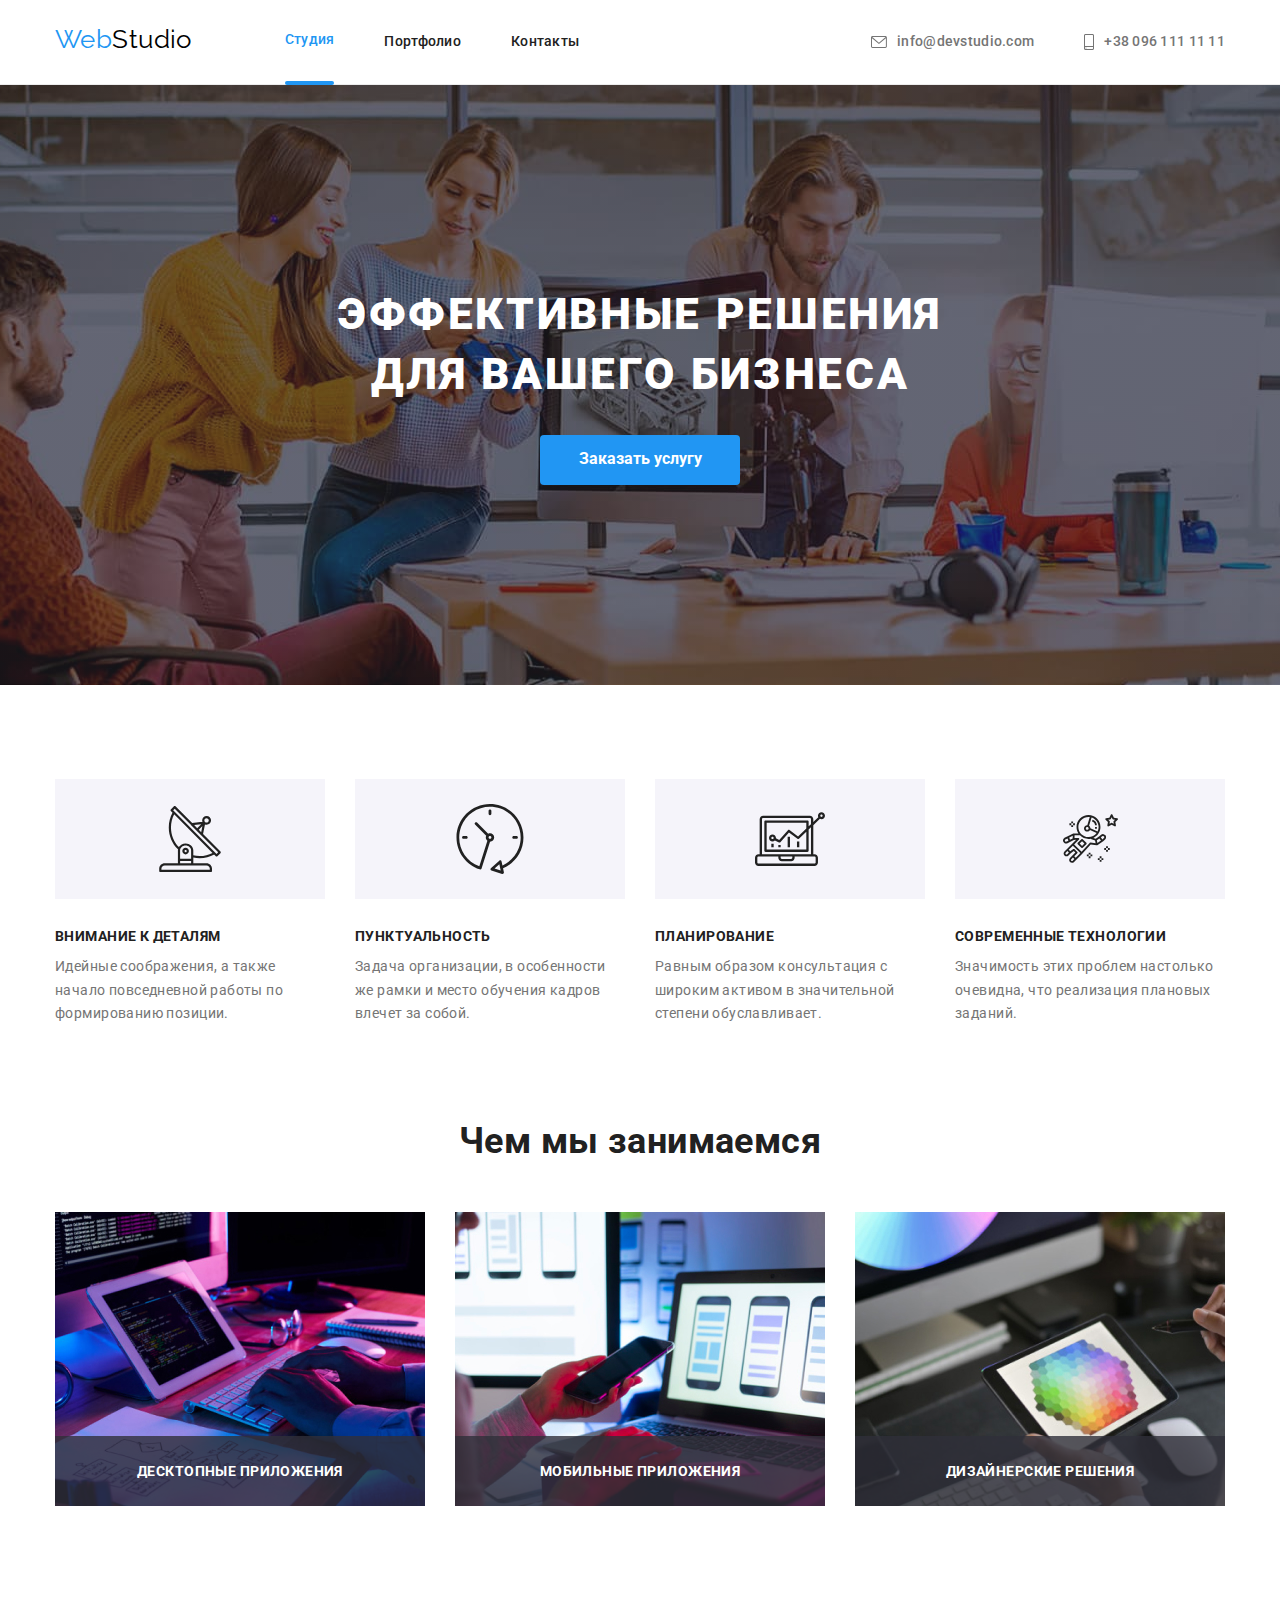
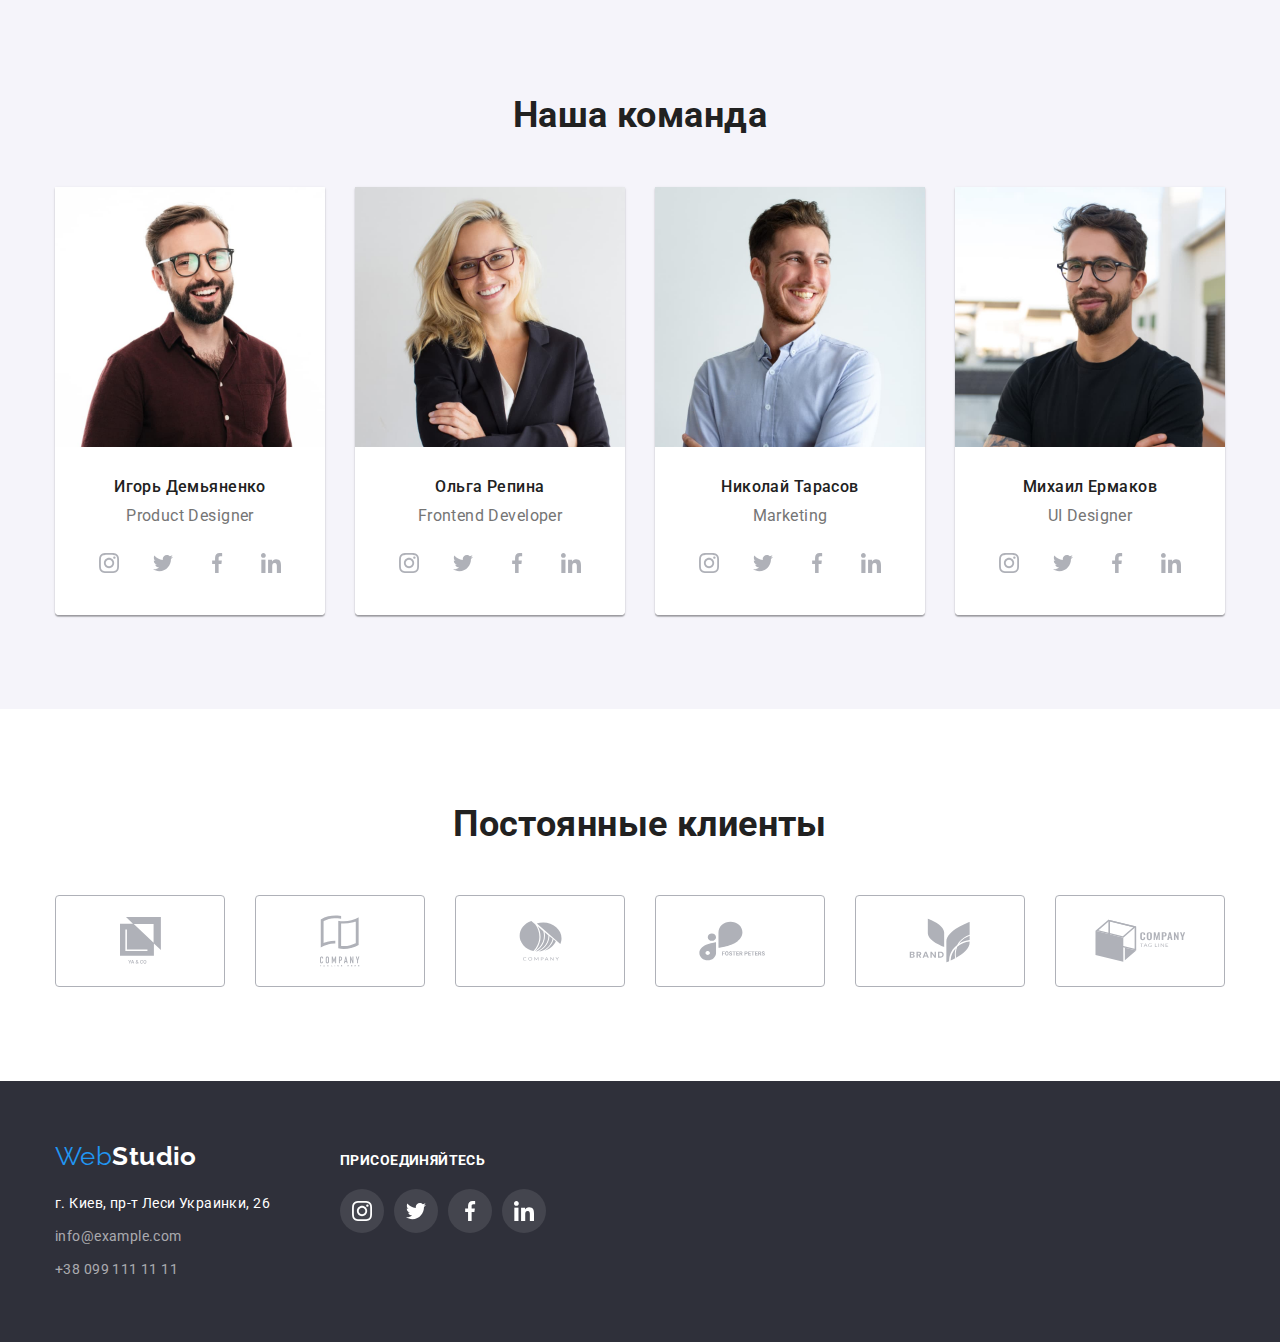
<file: index.html>
<!DOCTYPE html>
<html lang="ru">

<head>
    <meta charset="UTF-8">
    <meta http-equiv="X-UA-Compatible" content="IE=edge">
    <meta name="viewport" content="width=device-width, initial-scale=1.0">
    <title>WebStudio</title>
    <link rel="preconnect" href="https://fonts.googleapis.com">
    <link rel="preconnect" href="https://fonts.gstatic.com" crossorigin>
    <link
        href="https://fonts.googleapis.com/css2?family=Raleway:wght@700&family=Roboto:wght@400;500;700;900&display=swap"
        rel="stylesheet">
    <link rel="stylesheet"
        href="https://cdnjs.cloudflare.com/ajax/libs/modern-normalize/1.1.0/modern-normalize.min.css">
    <link rel="stylesheet" href="./css/main.css">
</head>

<body>
    <header class="header">
       
        <div class="container">
           
            <nav class="main-nav">
                <a href=" " class="logo" lang="en">Web<span class="logo-link">Studio</span></a>
                <ul class="site-nav">
                    <li class="item">
                        <a href=" " class="link current">Студия</a>
                    </li>
                    <li class="item">
                        <a href="./portfolio.html" class="link">Портфолио</a>
                    </li>
                    <li class="item">
                        <a href="" class="link">Контакты</a>
                    </li>
                </ul>
            </nav>
           
            <ul class="auth-nav">
                <li class="item">
                    <a href="" class="icon-link a">
                    <svg class="icon-contakt" width="16" height="12">
                        <use href="./imges/icons2.svg#icon-envelope"></use>
                    </svg>
                    </a>
                    <a href="mailto:info@devstudio.com" class="auth-link link a">info@devstudio.com</a>
                </li>
                <li class="item">
                    <a href="" class="icon-link a">
                        <svg class="icon-contakt" width="10" height="16">
                          <use href="./imges/icons2.svg#icon-smartphone"></use>
                        </svg>
                    </a>
                    <a href="tel:++380961111111" class="auth-link link a">+38 096 111 11 11</a>
                </li>
            </ul>
        </div>
        
    </header>
    <main>
        <section class="hero">
            <div class="container">
                <h1 class="hero-title">Эффективные решения для вашего бизнеса</h1>
                <button type="button" class="hero-btn" data-modal-open >Заказать услугу</button>
            </div>
        </section>

        <section class="section-one">
            <div class="container">
                <h2 class="section-about">Наша работа</h2>
                <ul class="one-section">
                    <li class="one-item">
                        <div class="one-section-link">
                            <svg class="one-section-icon" width="66" height="70">
                                <use href="./imges/icons2.svg#icon-antenna"></use>
                            </svg>
                        </div>
                        <h3 class="title">Внимание к деталям</h3>
                        <p class="section-subtitle">Идейные соображения, а также начало повседневной работы по
                            формированию позиции.</p>
                    </li>
                    <li class="one-item">
                        <div class="one-section-link"> 
                            <svg class="one-section-icon" width="70" height="70">
                                <use href="./imges/icons2.svg#icon-clock-1"></use>
                            </svg>
                        </div>    
                        <h3 class="title">Пунктуальность</h3>
                        <p class="section-subtitle">Задача организации, в особенности же рамки и место обучения кадров
                            влечет за собой.</p>
                    </li>
                    <li class="one-item">
                        <div class="one-section-link">
                            <svg class="one-section-icon" width="70" height="70">
                                <use href="./imges/icons2.svg#icon-diagram-1"></use>
                            </svg>
                        </div>
                        <h3 class="title">Планирование</h3>
                        <p class="section-subtitle">Равным образом консультация с широким активом в значительной степени
                            обуславливает.</p>
                    </li>
                    <li class="one-item">
                        <div class="one-section-link">
                            <svg class="one-section-icon" width="55" height="61">
                                <use href="./imges/icons2.svg#icon-astronaut-1"></use>
                            </svg>
                        </div>
                        <h3 class="title">Современные технологии</h3>
                        <p class="section-subtitle">Значимость этих проблем настолько очевидна, что реализация плановых
                            заданий.</p>
                    </li>
                </ul>
            </div>
        </section>

        <section class="section-two">
            <div class="container">
                <h2 class="section-title">Чем мы занимаемся</h2>
                <ul class="two-section">
                    <li class="two-item">
                        <img src="./imges/img-1.jpg" alt="верстка,дизайн" width="370" height="294">
                        <div class="product-action">
                            <h3 class="product-title">Десктопные приложения</h3>
                        </div>
                    </li>
                    <li class="two-item">
                        <img src="./imges/img-2.jpg" alt="разработка приложений" width="370" height="294">
                        <div class="product-action">
                            <h3 class="product-title">Мобильные приложения</h3>
                        </div>
                    </li>
                    <li class="two-item">
                        <img src="./imges/img-3.jpg" alt="цветовые решения" width="370" height="294">
                        <div class="product-action">
                            <h3 class="product-title">Дизайнерские решения</h3>
                        </div>
                    </li>
                </ul>
            </div>
        </section>


        <section class="feature-list">
            <div class="container">
                <h2 class="section-title">Наша команда</h2>

                
                <ul class="our-staff">
                    <li class="staff-item">
                        <img src="./imges/img-4.jpg" alt="работник1" width="270">
                        <div class="coommand-name">
                            <h3 class="title-name">Игорь Демьяненко</h3>
                            <p class="section-subtitlef">Product Designer</p>

                            <ul class="masters-soc-list">
                                <li class="masters-soc-item">
                                    <a href="" class="masters-soc-link">
                                        <svg class="masters-soc-icon" width="20" height="20">
                                            <use href="./imges/icons.svg#icon-instagram-2"></use>
                                        </svg>
                                    </a>
                                </li>
                                <li class="masters-soc-item">
                                    <a href="" class="masters-soc-link">
                                        <svg class="masters-soc-icon" width="20" height="20">
                                            <use href="./imges/icons.svg#icon-twitter-1"></use>
                                        </svg>
                                    </a>
                                </li>
                                <li class="masters-soc-item">
                                    <a href="" class="masters-soc-link">
                                        <svg class="masters-soc-icon" width="20" height="20">
                                            <use href="./imges/icons.svg#icon-facebook-1"></use>
                                        </svg>
                                    </a>
                                </li>
                                <li class="masters-soc-item">
                                    <a href="" class="masters-soc-link">
                                        <svg class="masters-soc-icon" width="20" height="20">
                                            <use href="./imges/icons.svg#icon-linkedin-1"></use>
                                        </svg>
                                    </a>
                                </li>
                            </ul>
                        </div>
                    </li>

                    <li class="staff-item">
                        <img src="./imges/img-5.jpg" alt="работник2" width="270">
                        <div class="coommand-name">
                            <h3 class="title-name">Ольга Репина</h3>
                            <p class="section-subtitlef">Frontend Developer</p>

                            <ul class="masters-soc-list">
                                <li class="masters-soc-item">
                                <a href="" class="masters-soc-link">
                                    <svg class="masters-soc-icon" width="20" height="20">
                                        <use href="./imges/icons.svg#icon-instagram-2"></use>
                                    </svg>
                                </a>
                                </li>
                                <li class="masters-soc-item">
                                    <a href="" class="masters-soc-link">
                                        <svg class="masters-soc-icon" width="20" height="20">
                                            <use href="./imges/icons.svg#icon-twitter-1"></use>
                                        </svg>
                                    </a>
                                </li>
                                <li class="masters-soc-item">
                                    <a href="" class="masters-soc-link">
                                        <svg class="masters-soc-icon" width="20" height="20">
                                            <use href="./imges/icons.svg#icon-facebook-1"></use>
                                        </svg>
                                    </a>
                                </li>
                                <li class="masters-soc-item">
                                    <a href="" class="masters-soc-link">
                                        <svg class="masters-soc-icon" width="20" height="20">
                                            <use href="./imges/icons.svg#icon-linkedin-1"></use>
                                        </svg>
                                    </a>
                                </li>
                            </ul>
                        </div>
                    </li>
                    <li class="staff-item">
                        <img src="./imges/img-6.jpg" alt="работник3" width="270">
                        <div class="coommand-name">
                            <h3 class="title-name">Николай Тарасов</h3>
                            <p class="section-subtitlef">Marketing</p>

                            <ul class="masters-soc-list">
                                <li class="masters-soc-item">
                                    <a href="" class="masters-soc-link">
                                        <svg class="masters-soc-icon" width="20" height="20">
                                            <use href="./imges/icons.svg#icon-instagram-2"></use>
                                        </svg>
                                    </a>
                                </li>
                                <li class="masters-soc-item">
                                    <a href="" class="masters-soc-link">
                                        <svg class="masters-soc-icon" width="20" height="20">
                                            <use href="./imges/icons.svg#icon-twitter-1"></use>
                                        </svg>
                                    </a>
                                </li>
                                <li class="masters-soc-item">
                                    <a href="" class="masters-soc-link">
                                        <svg class="masters-soc-icon" width="20" height="20">
                                            <use href="./imges/icons.svg#icon-facebook-1"></use>
                                        </svg>
                                    </a>
                                </li>
                                <li class="masters-soc-item">
                                    <a href="" class="masters-soc-link">
                                        <svg class="masters-soc-icon" width="20" height="20">
                                            <use href="./imges/icons.svg#icon-linkedin-1"></use>
                                        </svg>
                                    </a>
                                </li>
                            </ul>
                        </div>
                    </li>
                    <li class="staff-item">
                      <img src="./imges/img-7.jpg" alt="работник4" width="270">
                        <div class="coommand-name">
                            <h3 class="title-name">Михаил Ермаков</h3>
                            <p class="section-subtitlef">UI Designer</p>

                            <ul class="masters-soc-list">
                                <li class="masters-soc-item">
                                    <a href="" class="masters-soc-link">
                                        <svg class="masters-soc-icon" width="20" height="20">
                                            <use href="./imges/icons.svg#icon-instagram-2"></use>
                                        </svg>
                                    </a>
                                </li>
                                <li class="masters-soc-item">
                                    <a href="" class="masters-soc-link">
                                        <svg class="masters-soc-icon" width="20" height="20">
                                            <use href="./imges/icons.svg#icon-twitter-1"></use>
                                        </svg>
                                    </a>
                                </li>
                                <li class="masters-soc-item">
                                    <a href="" class="masters-soc-link">
                                        <svg class="masters-soc-icon" width="20" height="20">
                                            <use href="./imges/icons.svg#icon-facebook-1"></use>
                                        </svg>
                                    </a>
                                </li>
                                <li class="masters-soc-item">
                                    <a href="" class="masters-soc-link">
                                        <svg class="masters-soc-icon" width="20" height="20">
                                            <use href="./imges/icons.svg#icon-linkedin-1"></use>
                                        </svg>
                                    </a>
                                </li>
                            </ul>
                        </div>
                    </li>
                </ul>
            </div>
        </section>

        <section class="clients">
            <div class="container">
            <h2 class="section-title">Постоянные клиенты</h2>
            <ul class="clients-list">
                <li class="clients-item">
                    <a href="" class="clients-link">
                        <svg class="clients-icon" width="41" height="47">
                            <use href="./imges/icons2.svg#icon-ya-co"></use>
                        </svg>
                    </a>
                </li>
                <li class="clients-item">
                    <a href="" class="clients-link">
                        <svg class="clients-icon" width="40" height="52">
                            <use href="./imges/icons2.svg#icon-company"></use>
                        </svg>
                    </a>
                </li>
                <li class="clients-item">
                    <a href="" class="clients-link">
                        <svg class="clients-icon" width="43" height="41">
                            <use href="./imges/icons2.svg#icon-Object3"></use>
                        </svg>
                    </a>
                </li>
                <li class="clients-item">
                    <a href="" class="clients-link">
                        <svg class="clients-icon" width="84" height="40">
                            <use href="./imges/icons2.svg#icon-group4"></use>
                        </svg>
                    </a>
                </li>
                <li class="clients-item">
                    <a href="" class="clients-link">
                        <svg class="clients-icon" width="62" height="45">
                            <use href="./imges/icons2.svg#icon-brand5"></use>
                        </svg>
                    </a>
                </li>
                <li class="clients-item">
                    <a href="" class="clients-link">
                    <svg class="clients-icon" width="93" height="43">
                        <use href="./imges/icons2.svg#icon-Object6"></use>
                    </svg>
                    </a>
                </li>
            </ul>
            </div>
        </section>



    </main>

    <footer class="footer">
        <div class="container">
        <div class="footer-content">
            <a href="" class="logo down" lang="en">Web<span class="logo-linkf">Studio</span></a>
            <address>
                <ul class="">
                    <li><a href="https://goo.gl/maps/WqzxTPFfaruGA4N47" class="map">г. Киев, пр-т Леси Украинки, 26</a></li>
                    <li><a href="mailto:info@example.com" class="mail">info@example.com</a></li>
                    <li><a href="tel:+380991111111" class="tel">+38 099 111 11 11</a></li>
                </ul>
            </address>
            </div>
            <div class="footer-slogan">
                <p class="footer-title">присоединяйтесь</p>
                <ul class="footer-list">

                    <li class="footer-item">
                        <a href="" class="footer-link">
                            <svg class="masters-soc-iconf" width="20" height="20">
                                <use href="./imges/icons.svg#icon-instagram-2"></use>
                            </svg>
                        </a>
                    </li>
                    <li class="footer-item">
                        <a href="" class="footer-link">
                            <svg class="masters-soc-iconf" width="20" height="20">
                                <use href="./imges/icons.svg#icon-twitter-1"></use>
                            </svg>
                        </a>
                    </li>
                    <li class="footer-item">
                        <a href="" class="footer-link">
                            <svg class="masters-soc-iconf" width="20" height="20">
                                <use href="./imges/icons.svg#icon-facebook-1"></use>
                            </svg>
                        </a>
                    </li>
                    <li class="footer-item">
                        <a href="" class="footer-link">
                            <svg class="masters-soc-iconf" width="20" height="20">
                                <use href="./imges/icons.svg#icon-linkedin-1"></use>
                            </svg>
                        </a>
                    </li>
                </ul>
                
            </div>

        </div>

    </footer>

    <div class="backdrop is-hidden" data-modal>
        <div class="modal">
            <p></p>
            <button class="close" data-modal-close>
                <svg class="" width="11" height="11">
                    <use href="./imges/symbol-close.svg#icon-Vector-1"></use>
                </svg> </button>

        </div>
    </div>
<script src="./js/modal.js"></script>
</body>

</html>
</file>
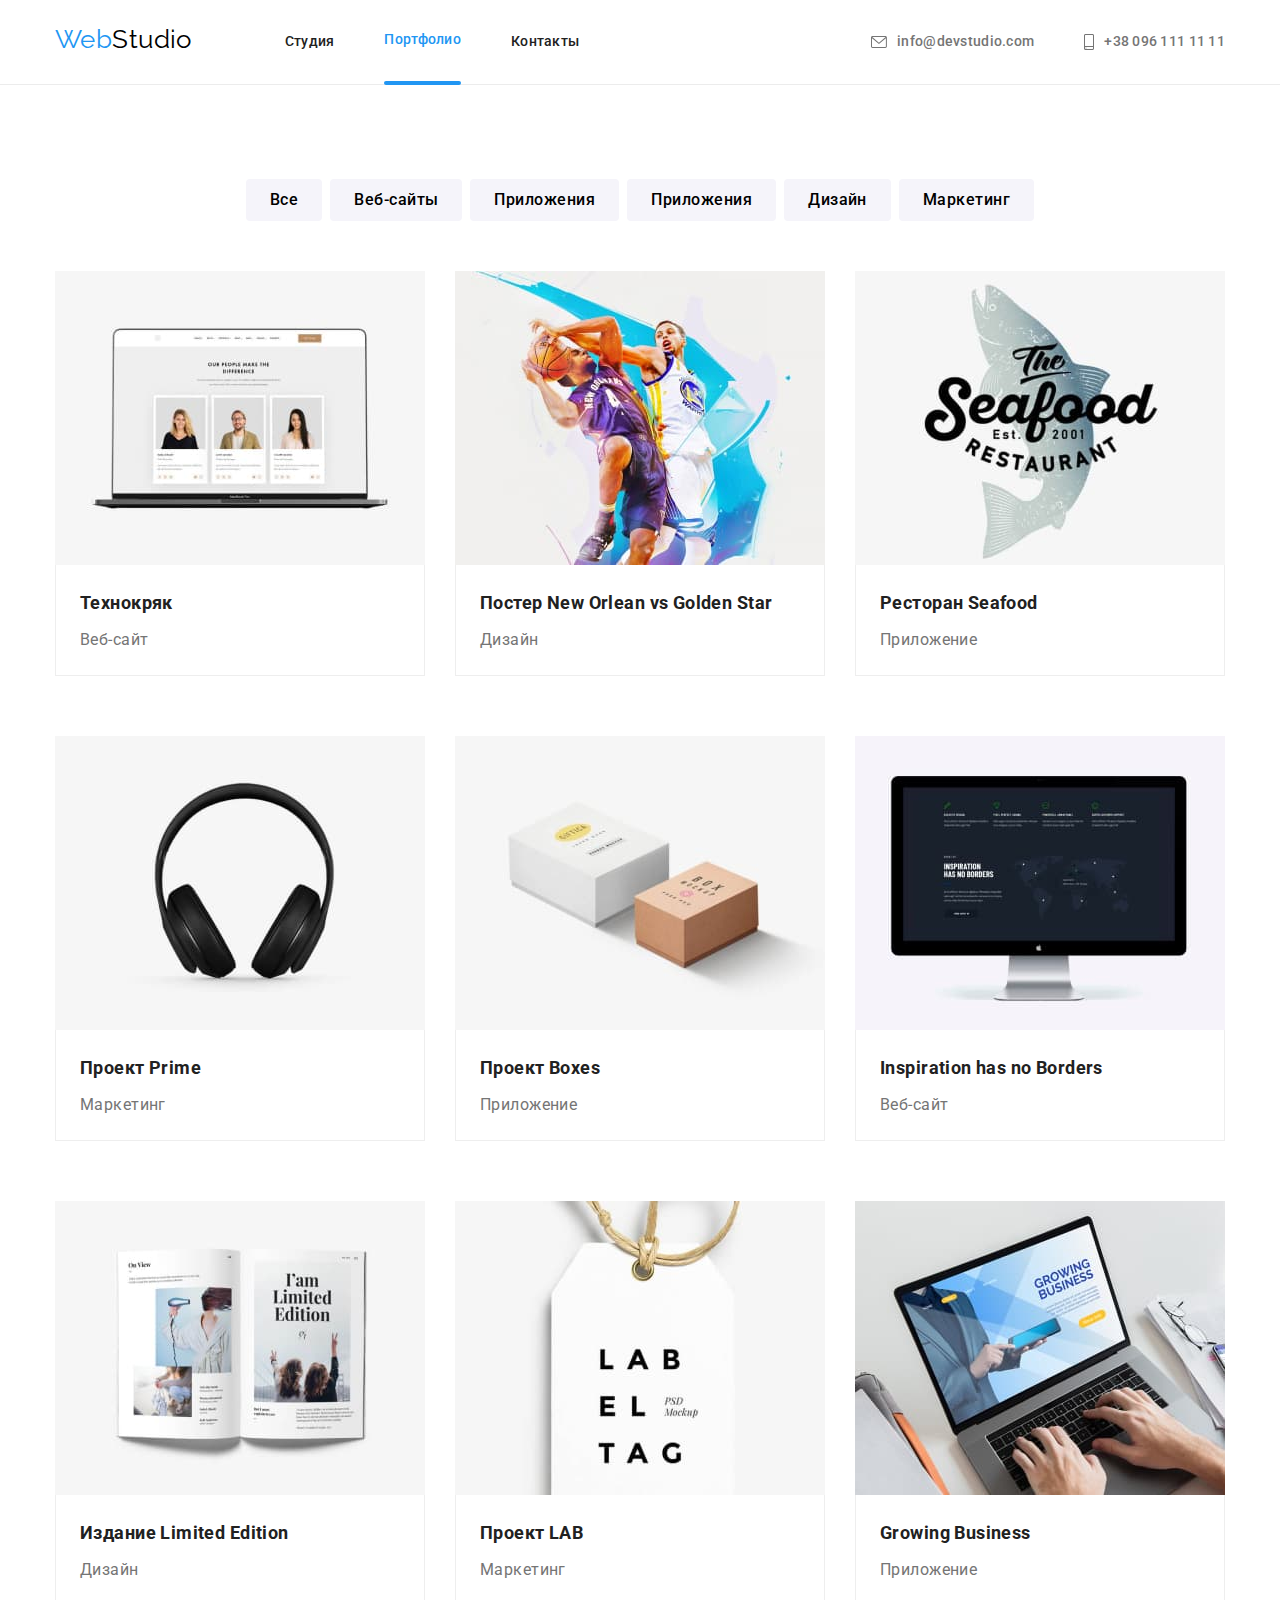
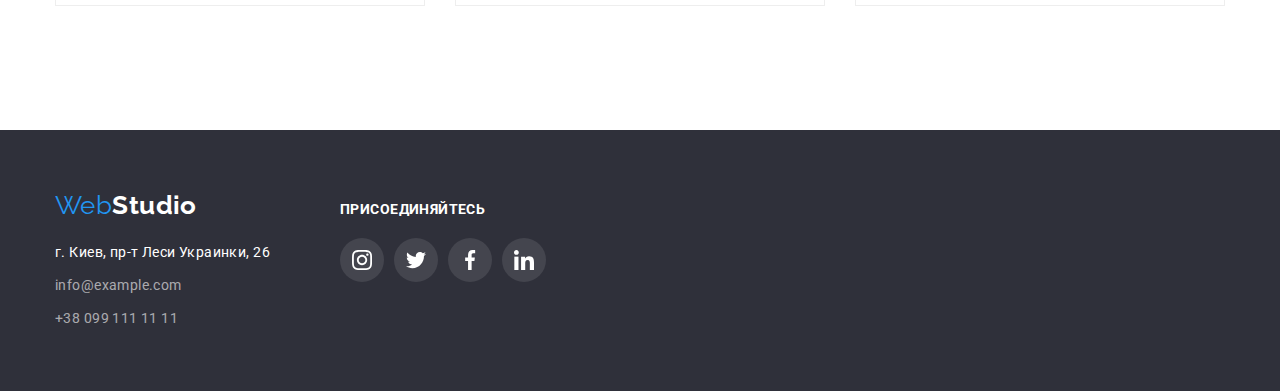
<file: portfolio.html>
<!DOCTYPE html>
<html lang="ru">

<head>
    <meta charset="UTF-8">
    <meta http-equiv="X-UA-Compatible" content="IE=edge">
    <meta name="viewport" content="width=device-width, initial-scale=1.0">
    <title>Портфолио</title>

    <link rel="preconnect" href="https://fonts.googleapis.com">
    <link rel="preconnect" href="https://fonts.gstatic.com" crossorigin>
    <link href="https://fonts.googleapis.com/css2?family=Raleway:wght@700&family=Roboto:wght@400;500;700;900&display=swap"
         rel="stylesheet">
    <link rel="stylesheet" href="https://cdnjs.cloudflare.com/ajax/libs/modern-normalize/1.1.0/modern-normalize.min.css">

    <link rel="stylesheet" href="./css/main.css">
</head>

<body>
    <header class="header">
        
        <div class="container">
          
            <nav class="main-nav">
                <a href="" class="logo" lang="en">Web<span class="logo-link">Studio</span></a>
                <ul class="site-nav">
                    <li class="item">
                        <a href="./index.html" class="link">Студия</a>
                    </li>
                    <li class="item">
                        <a href="./portfolio.html" class="link current">Портфолио</a>
                    </li>
                    <li class="item">
                        <a href="" class="link">Контакты</a>
                    </li>
                </ul>

            </nav>
           
        <ul class="auth-nav">
            <li class="item">
                <a href="" class="icon-link a">
                    <svg class="icon-contakt" width="16" height="12">
                        <use href="./imges/icons2.svg#icon-envelope"></use>
                    </svg>
                </a>
                <a href="mailto:info@devstudio.com" class="auth-link link a">info@devstudio.com</a>
            </li>
            <li class="item">
                <a href="" class="icon-link a">
                    <svg class="icon-contakt" width="10" height="16">
                        <use href="./imges/icons2.svg#icon-smartphone"></use>
                    </svg>
                </a>
                <a href="tel:++380961111111" class="auth-link link a">+38 096 111 11 11</a>
            </li>
        </ul>
            </div>
        
    </header>
    <main>

        <section class="section-page">
 <div class="container">
                <h1 class="portfolio-title">Портфолио</h1>
                <ul class="filtr">
                    <li class="filtr-item"><button type="button" class="link-filtr">Все</button></li>
                    <li class="filtr-item"><button type="button" class="link-filtr">Веб-сайты</button></li>
                    <li class="filtr-item"><button type="button" class="link-filtr">Приложения</button></li>
                    <li class="filtr-item"><button type="button" class="link-filtr">Приложения</button></li>
                    <li class="filtr-item"><button type="button" class="link-filtr">Дизайн</button></li>
                    <li class="filtr-item"><button type="button" class="link-filtr">Маркетинг</button></li>
                </ul>
                
            
                <ul class="page-list">
                  
                      
                    <li class="item-page">
                        <a href="" class="page-link">

                        <div class="project-tumb">
                    <img src="./imges/img11.jpg" alt="сайт на мониторе" width="370" height="294">
                   
                    <p class="project-tumb-text">Ресурс предлагает комплексные предложения с разным уровнем функционала и сервисов. Все это позволит посетителю получить
                    исчерпывающие сведения о компании или частном лице.</p>
                        </div>

                            <div class="page-title-text">
                            <h2 class="title-link">Технокряк</h2>
                            <p class="page-text">Веб-сайт</p>
                        </div>
                        </a>
                       
                    </li>
                   
                    
                    <li class="item-page">
                     
                        <a href="" class="page-link">
                            <div class="project-tumb">
                            <img src="./imges/img12.jpg" alt="спортсмены" width="370">
                            <p class="project-tumb-text">Ресурс предлагает комплексные предложения с разным уровнем функционала и сервисов. Все это
                                позволит посетителю получить
                                исчерпывающие сведения о компании или частном лице.</p>
                                </div>
                            <div class="page-title-text">
                            <h2 class="title-link">Постер New Orlean vs Golden Star</h2>
                            <p class="page-text">Дизайн</p>
                            </div>
                        </a>
                       
                    </li>
                    
                    
                    <li class="item-page">
                       
                        <a href="" class="page-link">
                            <div class="project-tumb">
                            <img src="./imges/img13.jpg" alt="эмблема" width="370">
                            <p class="project-tumb-text">Ресурс предлагает комплексные предложения с разным уровнем функционала и сервисов. Все это
                                позволит посетителю получить
                                исчерпывающие сведения о компании или частном лице.</p>
                                </div>
                            <div class="page-title-text">
                            <h2 class="title-link">Ресторан Seafood</h2>
                            <p class="page-text">Приложение</p>
                            </div>
                        </a>
                        
                    </li>
                    
                    
                        <li class="item-page">
                           
                        <a href="" class="page-link">
                            <div class="project-tumb">
                            <img src="./imges/img14.jpg" alt="наушники" width="370">
                            <p class="project-tumb-text">Ресурс предлагает комплексные предложения с разным уровнем функционала и сервисов. Все это
                                позволит посетителю получить
                                исчерпывающие сведения о компании или частном лице.</p>
                                </div>
                        <div class="page-title-text">
                            <h2 class="title-link">Проект Prime</h2>
                            <p class="page-text">Маркетинг</p>
                        </div>
                        </a>
                      
                    </li>
                   
                    
                    <li class="item-page">
                        
                        <a href="" class="page-link">
                            <div class="project-tumb">
                            <img src="./imges/img15.jpg" alt="коробки" width="370">
                            <p class="project-tumb-text">Ресурс предлагает комплексные предложения с разным уровнем функционала и сервисов. Все это
                                позволит посетителю получить
                                исчерпывающие сведения о компании или частном лице.</p>
                                </div>
                            <div class="page-title-text">
                            <h2 class="title-link">Проект Boxes</h2>
                            <p class="page-text">Приложение</p>
                            </div>
                        </a>
                      
                    </li>
                   
                    
                    <li class="item-page">
                       
                        <a href="" class="page-link">
                            <div class="project-tumb">
                            <img src="./imges/img16.jpg" alt="темный монитор" width="370">
                            <p class="project-tumb-text">Ресурс предлагает комплексные предложения с разным уровнем функционала и сервисов. Все это
                                позволит посетителю получить
                                исчерпывающие сведения о компании или частном лице.</p>
                                </div>
                            <div class="page-title-text">
                            <h2 class="title-link">Inspiration has no Borders</h2>
                            <p class="page-text">Веб-сайт</p>
                            </div>
                        </a>
                      
                    </li>
                    
                    
                    <li class="item-page">
                       
                        <a href="" class="page-link">
                            <div class="project-tumb">
                            <img src="./imges/img17.jpg" alt="открытый журнал" width="370">
                            <p class="project-tumb-text">Ресурс предлагает комплексные предложения с разным уровнем функционала и сервисов. Все это
                                позволит посетителю получить
                                исчерпывающие сведения о компании или частном лице.</p>
                                </div>
                            <div class="page-title-text">
                            <h2 class="title-link">Издание Limited Edition</h2>
                            <p class="page-text">Дизайн</p>
                            </div>
                        </a>
                    
                    </li>
                    
                    
                    <li class="item-page">
                       
                        <a href="" class="page-link">
                            <div class="project-tumb">
                            <img src="./imges/img18.jpg" alt="бирка" width="370">
                            <p class="project-tumb-text">Ресурс предлагает комплексные предложения с разным уровнем функционала и сервисов. Все это
                                позволит посетителю получить
                                исчерпывающие сведения о компании или частном лице.</p>
                                </div>
                            <div class="page-title-text">
                            <h2 class="title-link">Проект LAB</h2>
                            <p class="page-text">Маркетинг</p>
                            </div>
                        </a>
                    
                    </li>
                   
                    
                    <li class="item-page">
                       
                        <a href="" class="page-link">
                            <div class="project-tumb">
                            <img src="./imges/img19.jpg" alt="ноутбук с проектом" width="370">
                            <p class="project-tumb-text">Ресурс предлагает комплексные предложения с разным уровнем функционала и сервисов. Все это
                                позволит посетителю получить
                                исчерпывающие сведения о компании или частном лице.</p>
                                </div>
                            <div class="page-title-text">
                            <h2 class="title-link">Growing Business</h2>
                            <p class="page-text">Приложение</p>
                            </div>
                        </a>
                      
                    </li>
                  
                </ul>
                
              
            </div>
        </section>

    </main>
   
        <footer class="footer">
            <div class="container">
                <div class="footer-content">
                    <a href="" class="logo down" lang="en">Web<span class="logo-linkf">Studio</span></a>
                    <address>
                        <ul class="">
                            <li><a href="https://goo.gl/maps/WqzxTPFfaruGA4N47" class="map">г. Киев, пр-т Леси Украинки, 26</a>
                            </li>
                            <li><a href="mailto:info@example.com" class="mail">info@example.com</a></li>
                            <li><a href="tel:+380991111111" class="tel">+38 099 111 11 11</a></li>
                        </ul>
                    </address>
                </div>
                <div class="footer-slogan">
                    <p class="footer-title">присоединяйтесь</p>
                    <ul class="footer-list">
        
                        <li class="footer-item">
                            <a href="" class="footer-link">
                                <svg class="masters-soc-iconf" width="20" height="20">
                                    <use href="./imges/icons.svg#icon-instagram-2"></use>
                                </svg>
                            </a>
                        </li>
                        <li class="footer-item">
                            <a href="" class="footer-link">
                                <svg class="masters-soc-iconf" width="20" height="20">
                                    <use href="./imges/icons.svg#icon-twitter-1"></use>
                                </svg>
                            </a>
                        </li>
                        <li class="footer-item">
                            <a href="" class="footer-link">
                                <svg class="masters-soc-iconf" width="20" height="20">
                                    <use href="./imges/icons.svg#icon-facebook-1"></use>
                                </svg>
                            </a>
                        </li>
                        <li class="footer-item">
                            <a href="" class="footer-link">
                                <svg class="masters-soc-iconf" width="20" height="20">
                                    <use href="./imges/icons.svg#icon-linkedin-1"></use>
                                </svg>
                            </a>
                        </li>
                    </ul>
        
                </div>
        
            </div>
        
        </footer>

</body>

</html>
</file>
<file: css/main.css>
/*цвет основного текста #212121*/
/*вторичный цвет текста #757575;*/
/*белый #FFFFFF;*/
/*акцент #2196F3;*/
/* вторичный цвет фона #E5E5E5 */
/* цвет фона футера #2F303A*/
:root {
    --pimary-text-color: #212121;
    --title-text-color: #212121;
    --accent-color: #2196F3;
    --primary-bg-color: #FFFFFF;
    --bg-color-button: #F5F4FA;
    --second-color-text: #757575;
    --color-fon-footer: #2F303A;
    --color-logo-second: #000000;
    --color-border:#ECECEC;
}



body {
    background-color: var(--primary-bg-color);
    font-family: Roboto, sans-serif;
    color: var (--pimary-text-color);
    font-size: 14px;
    letter-spacing: 0.03em;
}
/* ------utilities----- */
p,
h1,
h2,
h3,
h4,
h5,
h6 {
    margin: 0;
}

ul,
ol {
    list-style: none;
    margin: 0;
    padding-left: 0;
}

button {
    cursor: pointer;
}

img {
    display: block;
}

.container {
    width: 1200px;
    margin: 0 auto;
    padding-left: 15px;
    padding-right: 15px;
}

/*-------heder-----*/

.header {
    border-bottom:1px solid #ECECEC; ;
}

.header .container {
    display: flex;
    align-items: center;
}

.main-nav {
    display:flex;
}

.logo {
    display: inline-block;
  
    color: var(--accent-color);
    text-decoration: none;
    font-family: Raleway;
    font-family: 'Raleway';
    font-size: 26px;
    line-height: 1.19;
}

.logo-link {
    display: inline-block;
    margin-right: 93px;
    padding-top: 24px;
    padding-bottom: 25px;
 
    color: var(--color-logo-second);
    text-decoration: none;
}

.site-nav {
    display: flex;
}

.site-nav .link {
    display: block;
    padding-top: 32px;
    padding-bottom: 32px;

    color: var(--title-text-color);
    text-decoration: none;
    font-weight: 500;
    line-height: 1.14;
    letter-spacing: 0.02em;

    transition: color 250ms cubic-bezier(0.4, 0, 0.2, 1);
}

.site-nav .link:hover,
site-nav .link:focus {
    color: var(--accent-color);
}

.link:hover,
.link:focus {
    color: var(--accent-color);

}

.current::after {
    content: "";
    display: block;
    max-width: 100%;
    height: 4px;
    position:relative;
    top:33px;


    background-color:var(--accent-color);
    border-radius: 2px;
    
}


.auth-link {
    display: block;
    padding-top: 32px;
    padding-bottom: 32px;

    color: var(--second-color-text);
    text-decoration: none;
    font-weight: 500;
    line-height: 1.14;
    letter-spacing: 0.02em;
}

.auth-nav {
    display: flex;
    justify-content: center;
    align-items: center;
    margin-left: auto;
}
.item {
    display: flex;
    justify-content: center;
    align-items: center;
}
.icon-link:hover .icon-contakt,
.icon-link:focus .icon-contakt  {
    fill:var(--accent-color);
  
}
.icon-link {
    display: flex;
    align-items: center;
    margin-right: 10px;
    color : var(--second-color-text);

    transition: fill 250ms cubic-bezier(0.4, 0, 0.2, 1);
}
.icon-contakt {
   fill: currentColor;
    transition: fill 250ms cubic-bezier(0.4, 0, 0.2, 1);
   
}
.a {
    transition: color 250ms cubic-bezier(0.4, 0, 0.2, 1);
}
.item:hover .a ,
.item:focus .a {
    color:var(--accent-color);
   
}

.site-nav .link.current {
    color: var(--accent-color);
}

.item:not(:last-child) {
    margin-right: 50px;
}


/* ---hero-------- */

.hero {
    background-color: var(--color-fon-footer);
    color: var(--primary-bg-color);
    text-align: center;
    padding-top: 200px;
    padding-bottom: 200px;
    margin: 0 auto;

    max-width: 1600px;
    background-image: linear-gradient(to right,
            rgba(47, 48, 58, 0.4),
            rgba(47, 48, 58, 0.4)), 
            url(../imges/hero-bg.jpg);
   
    background-repeat: no-repeat;
    background-position: center;
    background-size: cover;
}

.hero-title {
   margin: 0 auto;
    width: 696px;

    font-weight: 900;
    font-size: 44px;
    line-height: 1.36;
    letter-spacing: 0.06em;
    text-transform: uppercase;
}

/* -----button----- */

.hero-btn {
    min-width: 200px;
    height: 50px;
    border-radius: 4px;
    margin-top: 30px;

    background-color: var(--accent-color);
    color: var(--primary-bg-color);
    border-color: transparent;
    font-family: inherit;
    font-weight: 700;
    font-size: 16px;
    line-height: 1.8;

    transition: background-color 250ms cubic-bezier(0.4, 0, 0.2, 1);
}

.hero-btn:hover,
.hero-btn:focus {
    background: var(--accent-color);
   
}

/*-------main------*/

.section-one {
    padding-top: 94px;
    padding-bottom: 94px;
}

.feature-list {
    padding-top: 94px;
    padding-bottom: 94px;

    background-color: var(--bg-color-button);
}

.section-about {
    display: none;
    font-weight: 700;
    font-size: 36px;
    line-height: 1.17;
    text-align: center;
}

.one-section {
    display: flex;
}
.one-section-link {
    width: 270px;
    height: 120px;
    display: flex;
    justify-content: center;
    align-items: center ;
    background:var(--bg-color-button);
    margin-bottom: 30px;
}
.one-section-icon {
   fill: var(--title-text-color);
}
.section-title,
.title {
    margin-bottom: 50px;

    color: var(--title-text-color);
}

.title {
    margin-bottom: 10px;

    color: var(--pimary-text-color);
    font-weight: 700;
    font-size: 14px;
    line-height: 1.14;
    text-transform: uppercase;
}

.one-item:not(:last-child) {
    margin-right: 30px;
}

.title-name {
    margin-bottom: 10px;

    color: var(--pimary-text-color);
    font-weight: 500;
    font-size: 16px;
    line-height: 1.19;
}

.coommand-name {
    padding: 30px 0;
    
    border-radius: 0px 0px 4px 4px;
  
    text-align: center;
    background: #FFFFFF;
}

.section-title {
    color: var(--pimary-text-color);
    font-weight: 700;
    font-size: 36px;
    line-height: 1.17;
    text-align: center;
}

.section-subtitle {
    width: 270px;
    margin-top: 0;
    margin-bottom: 0;
    
    color: var(--second-color-text);
    line-height: 1.71;
}

.section-two {
   padding-top: 0;
    padding-bottom: 94px;
}


.two-item:not(:last-child) {
    margin-right: 30px;
}

.two-section {
    display: flex;
}
.two-item {
    position: relative;
}
.product-action {
    position: absolute;
    display: flex;
    justify-content: center;
    align-items: center;
    width: 100%;
    height: 70px;
    background: rgba(47, 48, 58, 0.8);
    bottom: 0;
    left: 0;
}
.product-title {
    
    font-size: 14px;
    line-height: 1.14;
    text-align: center;
    letter-spacing: 0.03em;
    text-transform: uppercase;
    
    color: var(--primary-bg-color);
}

.our-staff {
    display: flex;
}

.staff-item:not(:last-child) {
    margin-right: 30px;
}
.staff-item {
   
    box-shadow: 0px 1px 3px rgba(0, 0, 0, 0.12), 0px 1px 1px rgba(0, 0, 0, 0.14), 0px 2px 1px rgba(0, 0, 0, 0.2);
    border-radius: 0px 0px 4px 4px;
}
.masters-soc-list {
    display: flex;
    justify-content: center;
}
.masters-soc-item {
    width:44px;
    height: 44px;
    margin-right: 10px;
}
.masters-soc-item:last-child {
    margin-right: 0;
}
.masters-soc-link,
.footer-link {
    width: 100%;
    height: 100%;
   
    border-radius: 50%;
    display: flex;
    align-items: center;
    justify-content: center;

    transition: background-color 250ms cubic-bezier(0.4, 0, 0.2, 1);
  
}
.masters-soc-icon {
    fill:#AFB1B8;
    transition: fill 250ms cubic-bezier(0.4, 0, 0.2, 1);
 
}
.masters-soc-link:hover,
.masters-soc-link:focus {
  background-color: var(--accent-color);
  }
.masters-soc-link:hover .masters-soc-icon,
.masters-soc-link:focus .masters-soc-icon {
fill: var(--primary-bg-color);
}

.section-subtitlef {
    margin-top: 0;
    margin-bottom: 16px;

    color: var(--second-color-text);
    font-size: 16px;
    line-height: 1.19;
}
.clients {
    padding-top: 94px;
    padding-bottom: 94px;
}
.clients-list {
    display: flex;
    justify-content: center;
}
.clients-item {
    width: 170px;
    height: 92px;
    margin-right: 30px;
}
.clients-item:last-child {
    margin-right: 0;
}

.clients-link {
    width: 100%;
    height: 100%;
    
    border: 1px solid #AFB1B8;
    border-radius: 4px;
  
    display: flex;
    align-items: center;
    justify-content: center;

    transition:border-color 250ms cubic-bezier(0.4, 0, 0.2, 1);
   
}
.clients-link:hover,
.clients-link:focus {
border-color: var(--accent-color);

}

.clients-link:hover .clients-icon,
.clients-link:focus .clients-icon {
    fill: var(--accent-color);
   
    
   
}
.clients-icon {
    fill: #AFB1B8;

    transition: fill 250ms cubic-bezier(0.4, 0, 0.2, 1);
}


/*------page2------*/

.section-page {
    padding-top: 94px;
    padding-bottom: 94px;
}
.portfolio-title {
    display: none;
}

.link-filtr:hover,
.link-filtr:focus {
    background-color: var(--accent-color);
    color: var(--primary-bg-color);

    box-shadow: 0px 3px 1px rgba(0, 0, 0, 0.1), 0px 1px 2px rgba(0, 0, 0, 0.08), 0px 2px 2px rgba(0, 0, 0, 0.12);
    border-radius: 4px;
   
}

.filtr {
    display: flex;
    justify-content: center;
    margin-bottom: 50px;
}

.filtr-item:not(:last-child) {
    margin-right: 8px;
}

.link-filtr {
    display: block;
   padding: 6px 22px;

    background: var(--bg-color-button);
    border-radius: 4px;
    border-color: transparent;
    font-family: inherit;
    font-weight: 500;
    font-size: 16px;
    line-height: 1.63;
    text-align: center;
    letter-spacing: 0.03em;
     
    transition:background-color 250ms cubic-bezier(0.4, 0, 0.2, 1) ,
    color 250ms cubic-bezier(0.4, 0, 0.2, 1) ,
    box-shadow 250ms cubic-bezier(0.4, 0, 0.2, 1),
    border-radius 250ms cubic-bezier(0.4, 0, 0.2, 1);

}

.page-list {
    
    display: flex;
    flex-wrap: wrap;
    margin-right: -30px;
    margin-bottom: -30px;
    
 }
.item-page {
   margin-right: 30px;
    margin-bottom: 30px;
}
.item-page {
 flex-basis:calc((100%-2*30px)\3);
}
.page-link:hover {
   box-shadow: 0px 1px 1px rgba(0, 0, 0, 0.12), 0px 4px 4px rgba(0, 0, 0, 0.06), 1px 4px 6px rgba(0, 0, 0, 0.16);
 }

.page-link {
   display: block; 
    text-decoration: none; 
    margin-bottom: 30px;

    transition: 
    color 250ms cubic-bezier(0.4, 0, 0.2, 1),
     box-shadow 250ms cubic-bezier(0.4, 0, 0.2, 1),
      background-color 250ms cubic-bezier(0.4, 0, 0.2, 1),
       opacity 250ms cubic-bezier(0.4, 0, 0.2, 1);
   
}
.project-tumb {
   position: relative;
    
    top: 0;
    left: 0;
    width: 370px;
    height: 294px;
    overflow: hidden;
    display: flex;
}

.project-tumb-text {
    position: absolute;
    display: block;
    font-style: normal;
        
    font-size: 18px;
    line-height: 1.55;
    letter-spacing: 0.03em;
    color: var(--primary-bg-color);
   
    padding: 63px 24px;
    width: 100%;
    height: 100%;
    background: rgba(33, 150, 243, 0.9);

    transform: translateY(100%);
    transition: transform 250ms cubic-bezier(0.4, 0, 0.2, 1);
    

}
.page-link:hover .project-tumb-text {
    transform: rotateY(0);
}
 
.page-title-text {
 
    border-left: 1px solid #EEEEEE;
    border-right: 1px solid #EEEEEE;
    border-bottom: 1px solid #EEEEEE;
    padding: 20px 24px;
}

.title-link {
    margin-bottom: 4px;

    color: var(--pimary-text-color);
    font-weight: 700;
    font-size: 18px;
    line-height: 2;
}

.page-text {
    padding: 0;
    color: var(--second-color-text);
    font-size: 16px;
    line-height: 1.88;
}

/*------footer------*/
.footer {
    padding-top: 60px;
    padding-bottom: 60px;

    background-color: var(--color-fon-footer);
}
.footer-content {
    margin-right: 70px;
}
.footer > .container {
    display: flex;
    align-items: baseline;
}

.logo-linkf {
    display: inline-block;
   
    color: var(--primary-bg-color);
    font-weight: 700;
    font-size: 26px;
    line-height: 1.19;
}

.down {
margin-bottom: 20px;
}

.map {
    display: block;
    margin-bottom: 9px;

    color: var(--primary-bg-color);
    text-decoration: none;
    font-style: normal;
    font-weight: 400;
    font-size: 14px;
    line-height: 1.71;
}

.mail {
    display: block;
    margin-bottom: 9px;
}

.mail,
.tel {
    color: rgba(255, 255, 255, 0.6);
    text-decoration: none;
    font-style: normal;
    font-weight: 400;
    font-size: 14px;
    line-height: 1.71;

    transition: color 250ms cubic-bezier(0.4, 0, 0.2, 1);
    
}

.mail:hover,
.mail:focus {
    color: var(--accent-color);
  
}

.tel:hover,
.tel:focus {
    color: var(--accent-color);
  
}
.footer-slogan {
    display: block;
}
.footer-list {
    display: flex;
    justify-content: center;
}
.footer-title {
    margin-bottom: 20px;
    
    color: var(--primary-bg-color);
    font-weight: 700;
    font-size: 14px;
    line-height: 1.14;
    text-transform: uppercase;
}    
.footer-item {
width: 44px;
height: 44px;
margin-right: 10px;
background: rgba(255, 255, 255, 0.1);
border-radius: 50%;
}
.masters-soc-iconf {
    fill:var(--primary-bg-color)
}
.footer-link:hover,
.footer-link:focus {
    background-color: var(--accent-color);
  
}
/* --------modal----- */
.backdrop {
    position: fixed;
    top: 0;
    left: 0;

    width: 100%;
    height: 100%;
    background-color:rgba(0, 0, 0, 0.2);
    opacity: 1;
    transition: opacity 250ms cubic-bezier(0.4, 0, 0.2, 1);
}
.backdrop.is-hidden {
    opacity: 0;
    visibility: ;
    pointer-events: none;

}
.backdrop.is-hidden .modal {
   transform: translate(-50%, -50%) scale(0.9);
}
.modal {
    position: absolute;
    top: 50%;
    left: 50%;

    min-height: 581px;
    min-width: 528px;

    background: var(--primary-bg-color);
    transform:translate(-50%, -50%) scale(1);
    transition: transform 250ms cubic-bezier(0.4, 0, 0.2, 1);
}
.close {
    position: absolute;
    margin-top: 8px;
    margin-bottom: 765px;
    margin-right: 8px;
    margin-left: 490px;

    width: 30px;
    height: 30px;
    border-radius: 50%;

    border: 1px solid rgba(0, 0, 0, 0.1);
    background:var(--primary-bg-color);
    
}
</file>
